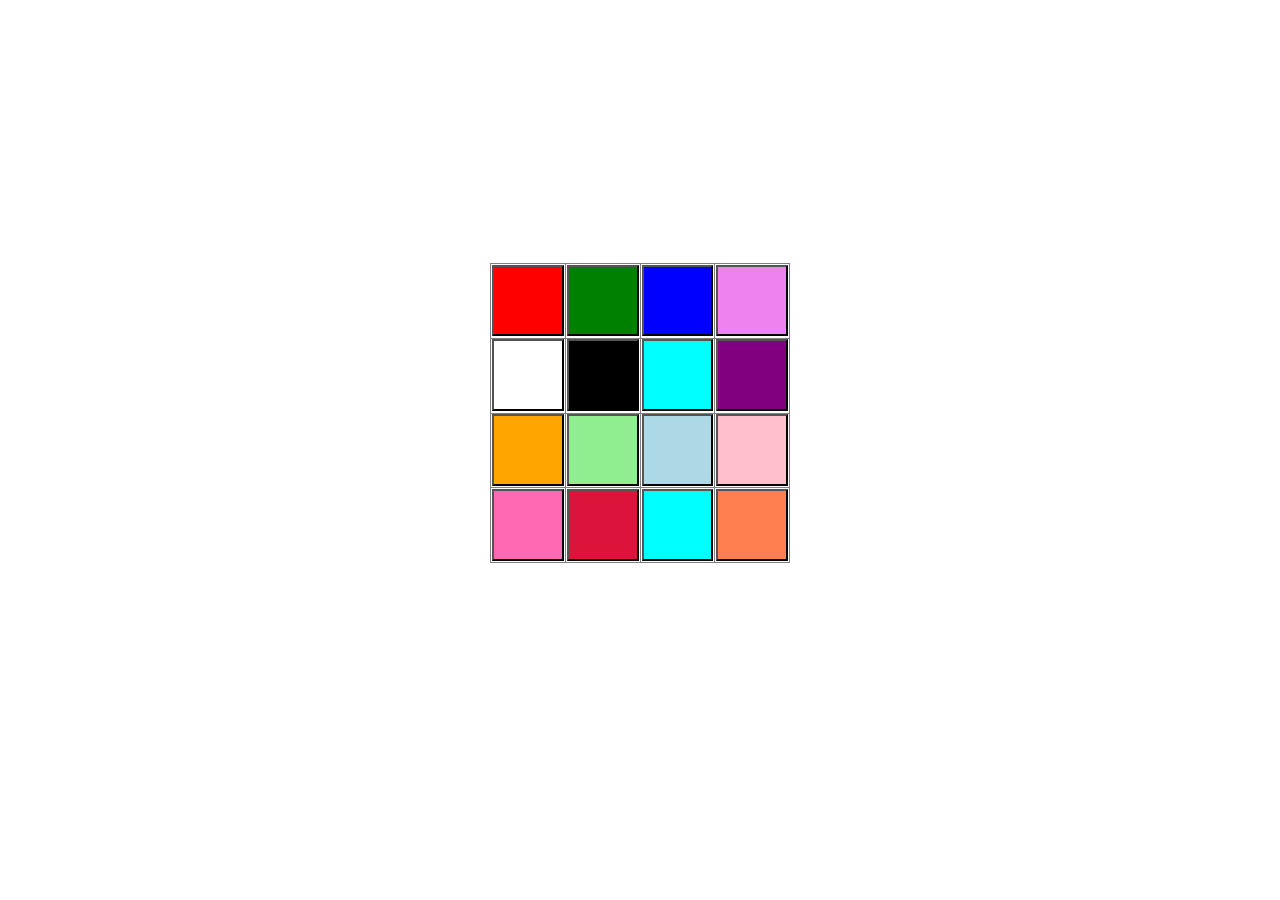
<file: JSTASK1/index.html>
<!DOCTYPE html>
<html lang="en">
<head>
    <meta charset="UTF-8">
    <meta name="viewport" content="width=device-width, initial-scale=1.0">
    <title>Document</title>
    <style>
        body{
            display: flex;
            justify-content: center;
            align-items: center;
            height: 90vh;
        }
        button{
            cursor: pointer;
        }
        table{
            height: 300px;
            width: 300px;
            border-collapse: collapse;
        }
        button{
            width: 100%;
            height: 100%;
        }

        /* first row */
        #btn{
            background-color: red;
        }
        #btn1{
            background-color: green;
        }
        #btn2{
            background-color: blue;
        }
        #btn3{
            background-color: violet;
        }

        /* second row */
        #btn4{
            background-color: white;
        }
        #btn5{
            background-color: black;
        }
        #btn6{
            background-color: cyan;
        }
        #btn7{
            background-color: purple;
        }

        /* third row */
        #btn8{
            background-color: orange;
        }
        #btn9{
            background-color: lightgreen;
        }
        #btn11{
            background-color: lightblue;
        }
        #btn12{
            background-color: pink;
        }

        /* fourth row */
        #btn13{
            background-color: hotpink;
        }
        #btn14{
            background-color:  crimson;
        }
        #btn15{
            background-color: aqua;
        }
        #btn16{
            background-color: coral;
        }
    </style>
    <script src="script.js"></script>
</head>
<body>
    <table border="1">
        <tr>
            <td><button id="btn" value="red" onclick="red(value)"></button></td>
            <td><button id="btn1" value="green" onclick="red(value)"></button></td>
            <td><button id="btn2" value="blue" onclick="red(value)"></button></td>
            <td><button id="btn3" value="violet" onclick="red(value)"></button></td>
        </tr>
        <tr>
            <td><button id="btn4" value="white" onclick="red(value)"></button></td>
            <td><button id="btn5" value="black" onclick="red(value)"></button></td>
            <td><button id="btn6" value="cyan" onclick="red(value)"></button></td>
            <td><button id="btn7" value="purple" onclick="red(value)"></button></td>
        </tr>
        <tr>
            <td><button id="btn8" value="orange" onclick="red(value)"></button></td>
            <td><button id="btn9" value="lightgreen" onclick="red(value)"></button></td>
            <td><button id="btn11" value="lightblue" onclick="red(value)"></button></td>
            <td><button id="btn12" value="pink" onclick="red(value)"></button></td>
        </tr>
        <tr>
            <td><button id="btn13" value="hotpink" onclick="red(value)"></button></td>
            <td><button id="btn14" value="crimson" onclick="red(value)"></button></td>
            <td><button id="btn15" value="aqua" onclick="red(value)"></button></td>
            <td><button id="btn16" value="coral" onclick="red(value)"></button></td>
        </tr>
    </table>
</body>
</html>
</file>
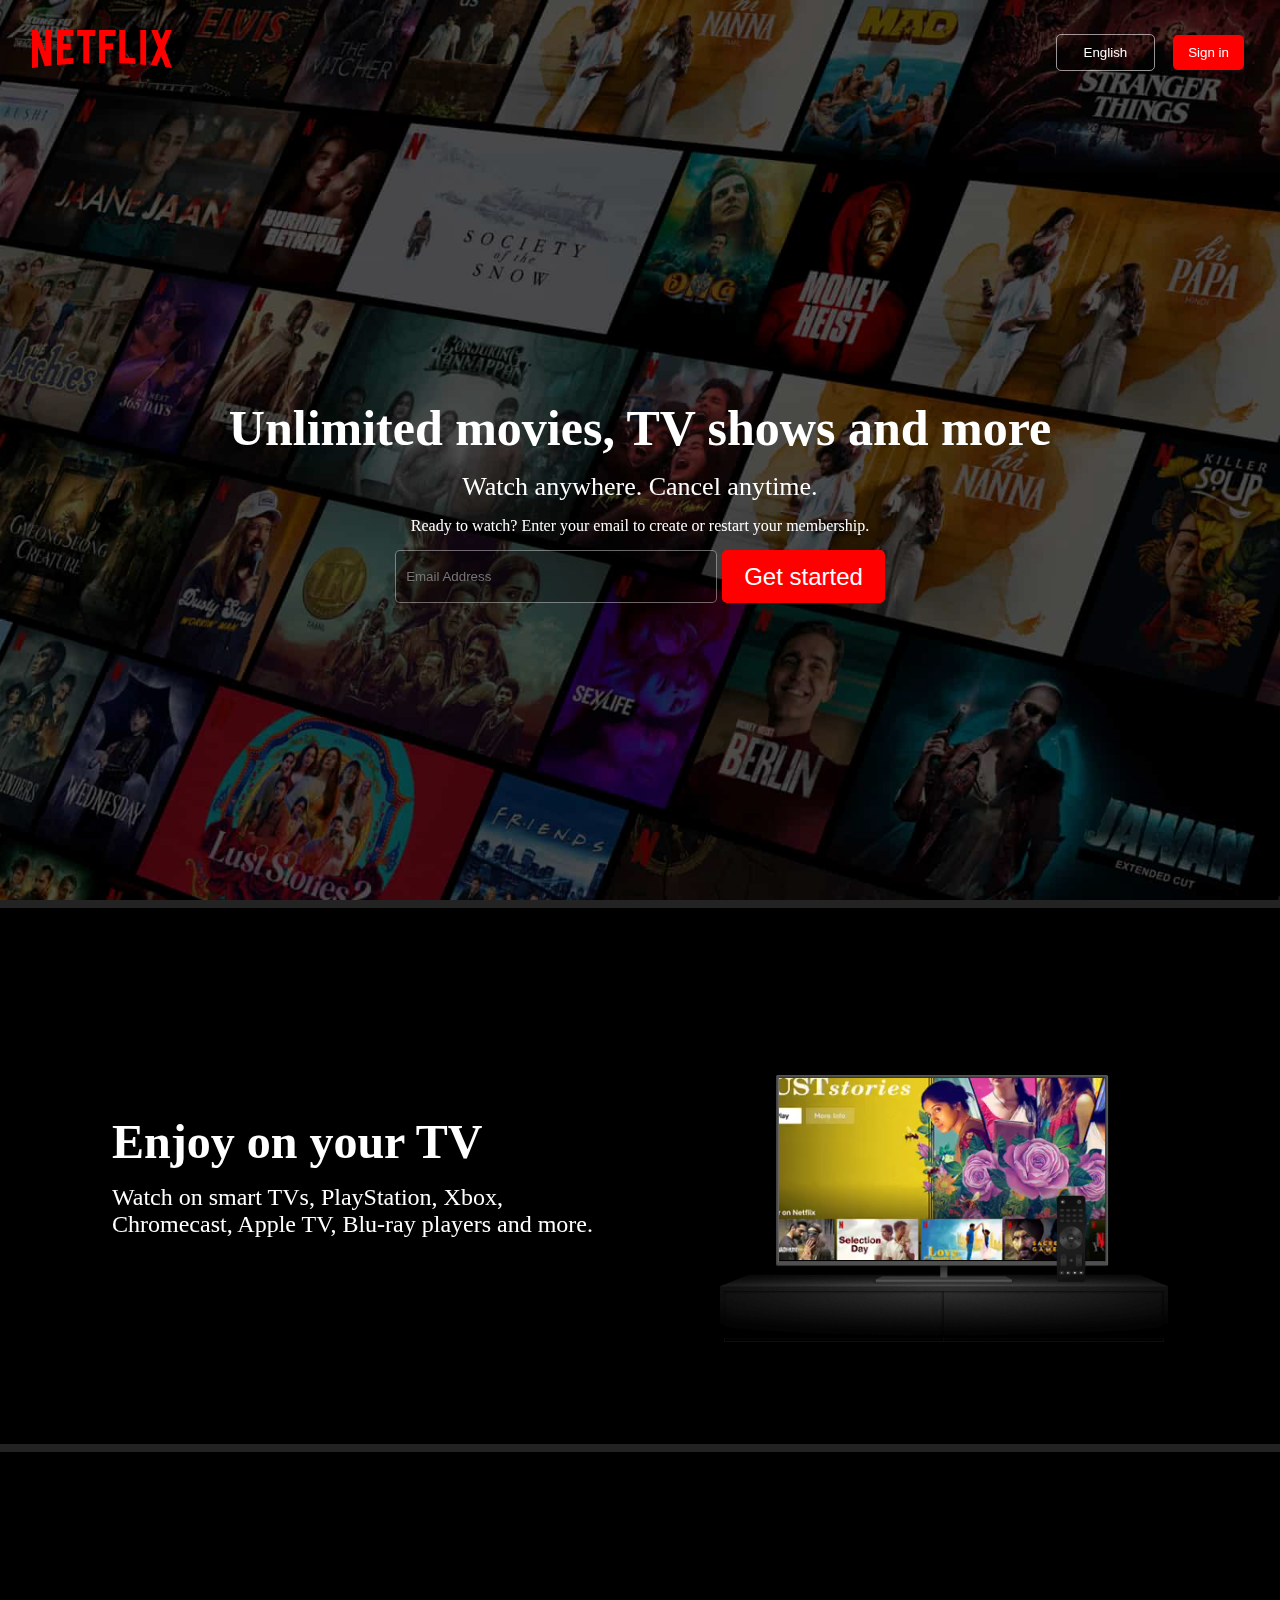
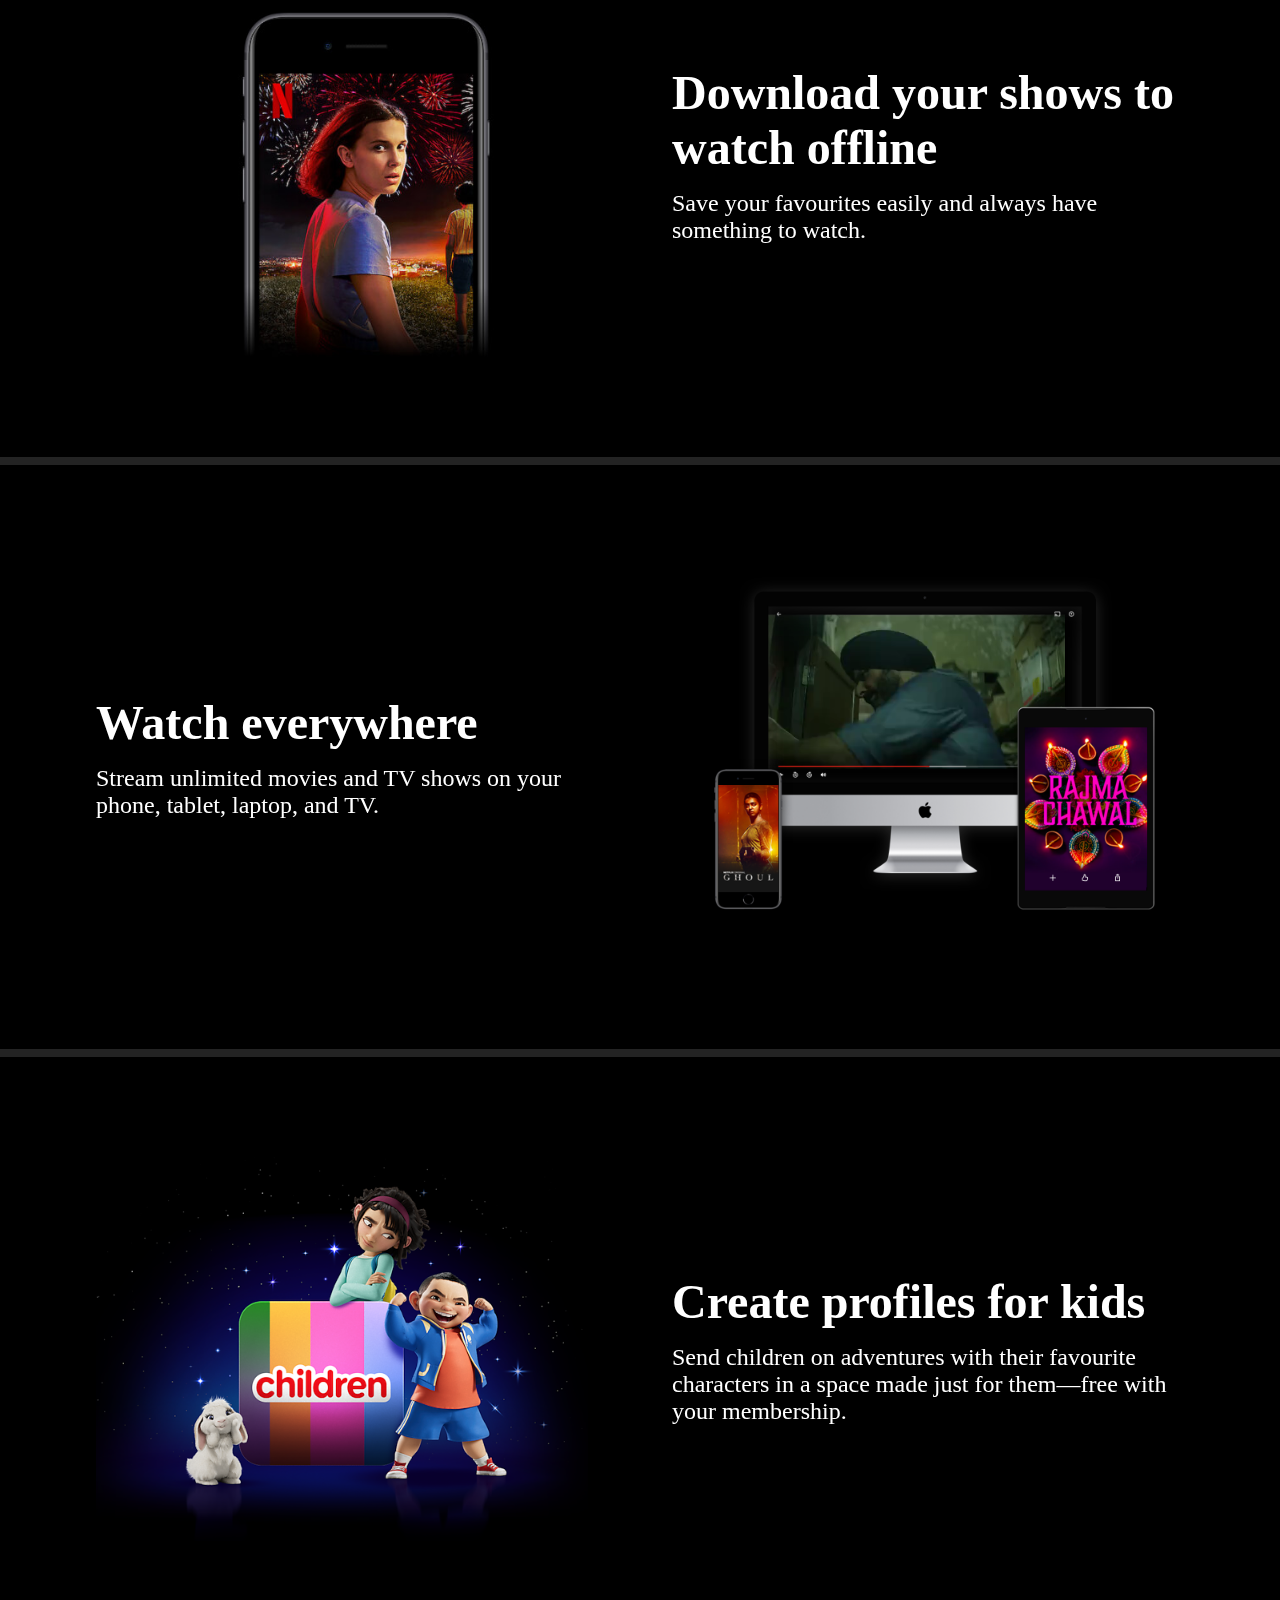
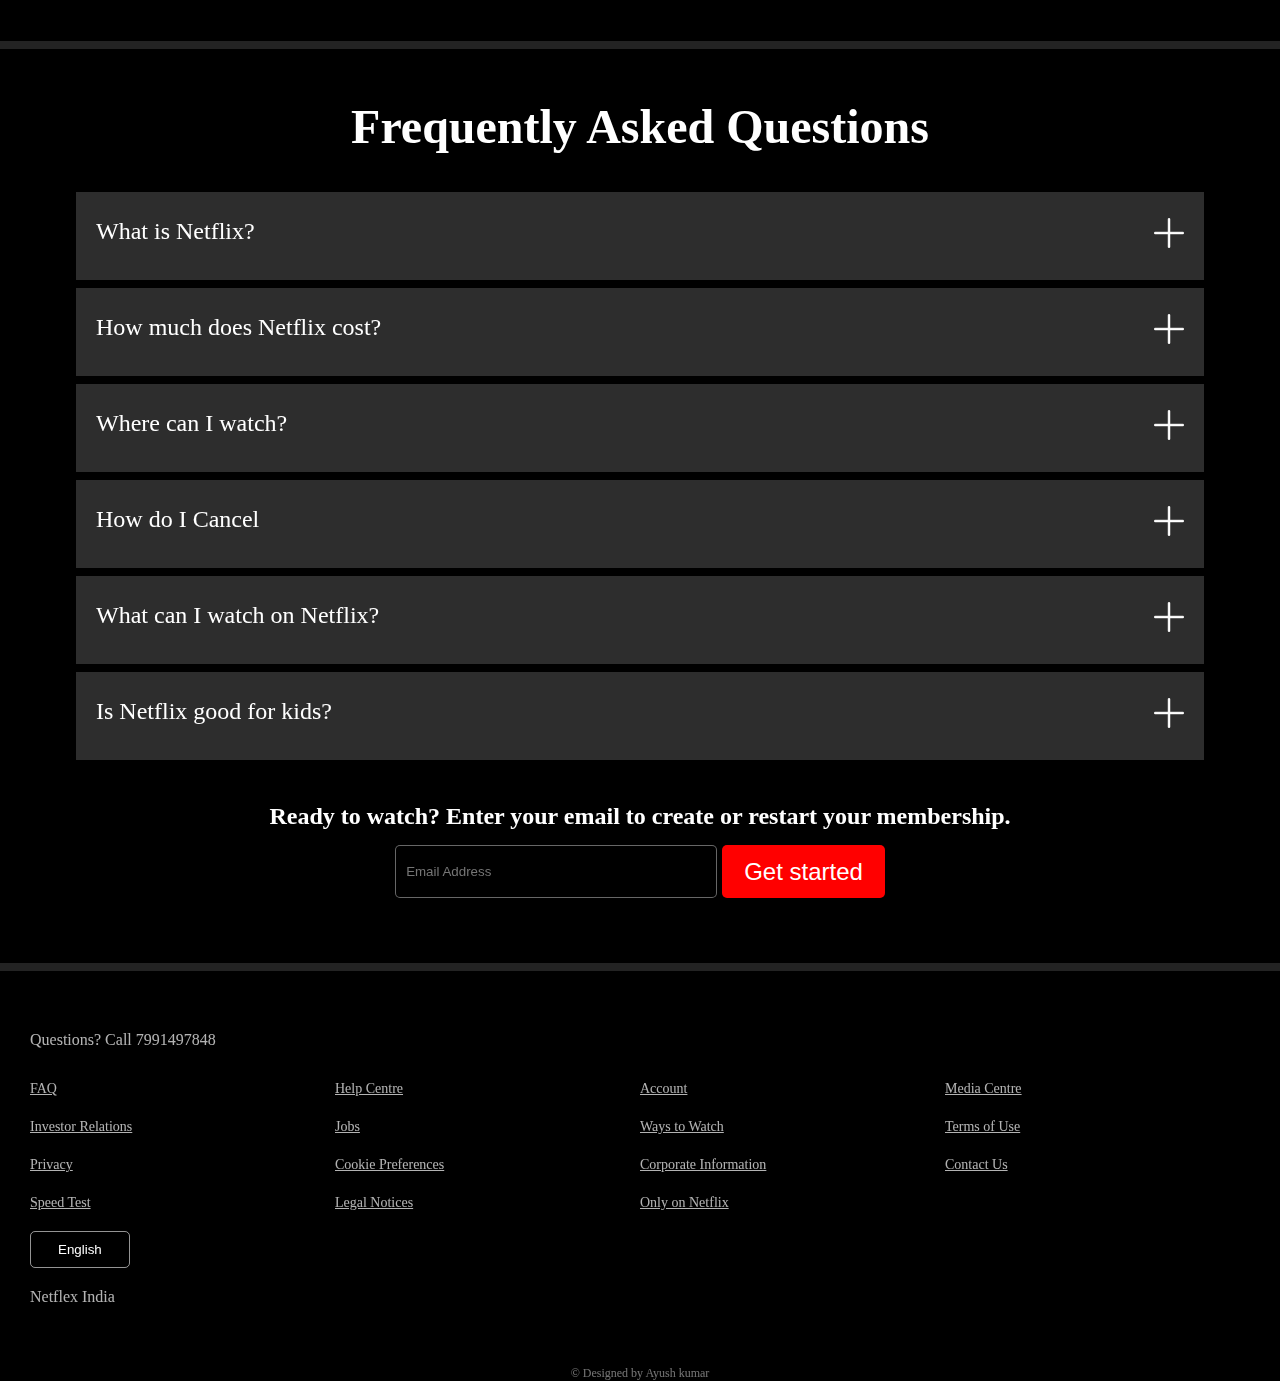
<file: Netflix/index.html>
<!DOCTYPE html>
<html lang="en">

<head>
    <meta charset="UTF-8">
    <meta name="viewport" content="width=device-width, initial-scale=1.0">
    <title>Netflix Clone</title>
    <link rel="stylesheet" href="jp.css">
</head>



<!-- body started here... -->

<body>

    <!-- CONTAINER STARTED HERE.. -->

    <div class="container">
        <div class="bg">
            <img src="Assets/img/transparent_1x1.png" alt="">
        </div>

        <!-- NAVIGATION BAR  -->
        <nav>
            <div class="left">
                <img src="Assets/logo3.svg" alt="">
            </div>
            <div class="navRight">
                <button class="lang">English</button>
                <button id="sign">Sign in</button>
            </div>
        </nav>

        <!-- NAVIGATION BAR ENDS HERE.. -->
        <!-- CONTAINER'S CONTENT BAR STARTED HERE.. -->

        <div id="content">
            <span class="badaFont">Unlimited movies, TV shows and more</span>
            <span> Watch anywhere. Cancel anytime.</span>
            <span>
                Ready to watch? Enter your email to create or restart your membership.
            </span>

            <div class="input">
                <input type="email" placeholder="Email Address">
                <button class="btn">Get started</button>
            </div>
        </div>
    </div>

    <!-- seperator hai ye baklolo first-->
    <div class="seperation"></div>



    <!-- SECTION FOR INTRODUCTION.. -->


    <section class="first">
        <div class="secContent2">
            <span>Enjoy on your TV</span>
            <span>
                Watch on smart TVs, PlayStation, Xbox, Chromecast, Apple TV, Blu-ray players and more.
            </span>
        </div>

        <div class="secImg">
            <img src="Assets/img/tv.png" alt="" id="secFirstImg">
            <video src="Assets/video/vid.m4v" muted autoplay loop id="secFirstVid"></video>
        </div>
    </section>

    <!-- seperator hai ye baklolo-->
    <div class="seperation"></div>

    <!-- SECTION SECOND -->
    <section class="first second">
        <div class="secImg">
            <img src="Assets/img/mobile.jpg" alt="" id="secSecondImg">
        </div>


        <div class="secContent2">
            <span>Download your shows to watch offline</span>
            <span>
                Save your favourites easily and always have something to watch.
            </span>
        </div>
    </section>


    <!-- seperator hai ye baklolo section third-->
    <div class="seperation"></div>

    <!-- section third -->
    <section class="first third">
        <div class="secContent2">
            <span>Watch everywhere</span>
            <span>
                Stream unlimited movies and TV shows on your phone, tablet, laptop, and TV.
            </span>
        </div>
        <div class="secImg">
            <img src="Assets/img/rajma.png" alt="" id="secThirdImg">
            <video src="Assets/video/vid2.m4v" muted autoplay loop id="secThirdVid"></video>
        </div>
    </section>


    <!-- seperator hai ye baklolo section fourth-->
    <div class="seperation"></div>

    <!-- section fourth -->
    <section class="first ">
        <div class="secImg">
            <img src="Assets/img/children.png" alt="" id="secFourthImg">
        </div>
        <div class="secContent2">
            <span>Create profiles for kids</span>
            <span>
                Send children on adventures with their favourite characters in a space made just for them—free with your
                membership.
            </span>
        </div>
    </section>

    <!-- seperator hai ye baklolo section fourth-->
    <div class="seperation"></div>



    <!-- FAQ STARTED HERE... -->



    <section class="faq">
        <h1>Frequently Asked Questions</h1>

        <div class="mainQuestions">
            <span>What is Netflix?</span>
            <span class="icon"><img src="Assets/img/plus.png" alt=""></span>
        </div>

        <div class="mainQuestions">
            <span>How much does Netflix cost?</span>
            <span class="icon"><img src="Assets/img/plus.png" alt=""></span>
        </div>

        <div class="mainQuestions">
            <span>Where can I watch?</span>
            <span class="icon"><img src="Assets/img/plus.png" alt=""></span>
        </div>

        <div class="mainQuestions">
            <span>How do I Cancel</span>
            <span class="icon"><img src="Assets/img/plus.png" alt=""></span>
        </div>

        <div class="mainQuestions">
            <span>What can I watch on Netflix?</span>
            <span class="icon"><img src="Assets/img/plus.png" alt=""></span>
        </div>

        <div class="mainQuestions">
            <span>Is Netflix good for kids?</span>
            <span class="icon"><img src="Assets/img/plus.png" alt=""></span>
        </div>

        <div class="input" id="input2">
            <h2 style="text-align: center;">
                Ready to watch? Enter your email to create or restart your membership.
            </h2>
            <div class="input">

                <input type="text" placeholder="Email Address">
                <button class="btn">Get started</button>
            </div>
        </div>
    </section>

    <!-- SEPERATOR -->
    <div class="seperation"></div>




    <!-- FOOTER STARTED HERE... -->

    <footer>
        Questions? Call 7991497848
        <div class="footer">
            <div class="gridCol">
                <div class="about1">
                    <a href="#">FAQ</a>
                </div>
                <div class="about1">
                    <a href="#">Investor Relations</a>
                </div>
                <div class="about1">
                    <a href="#">Privacy</a>
                </div>
                <div class="about1">
                    <a href="#">Speed Test</a>
                </div>
                <div class="about1">
                    <button class="lang">English</button>
                </div>
                <div class="about1">
                   <span>Netflex India</span>
                </div>
            </div>
            <div class="gridCol">
                <div class="about1">
                    <a href="#">Help Centre</a>
                </div>
                <div class="about1">
                    <a href="#">Jobs</a>
                </div>
                <div class="about1">
                    <a href="#">
                        Cookie Preferences</a>
                </div>
                <div class="about1">
                    <a href="#">Legal Notices</a>
                </div>
            </div>
            <div class="gridCol">
                <div class="about1">
                    <a href="#">Account</a>
                </div>
                <div class="about1">
                    <a href="#">Ways to Watch</a>
                </div>
                <div class="about1">
                    <a href="#">Corporate Information</a>
                </div>
                <div class="about1">
                    <a href="#">Only on Netflix</a>
                </div>
            </div>

            <div class="gridCol">
                <div class="about1">
                    <a href="#">Media Centre</a>
                </div>
                <div class="about1">
                    <a href="#">Terms of Use</a>
                </div>
                <div class="about1">
                    <a href="#">Contact Us</a>
                </div>
            </div>

        </div>
    </footer>

    <!-- Name of designer -->
    <aside>
        &copy; Designed by Ayush kumar
    </aside>
</body>

</html>
</file>
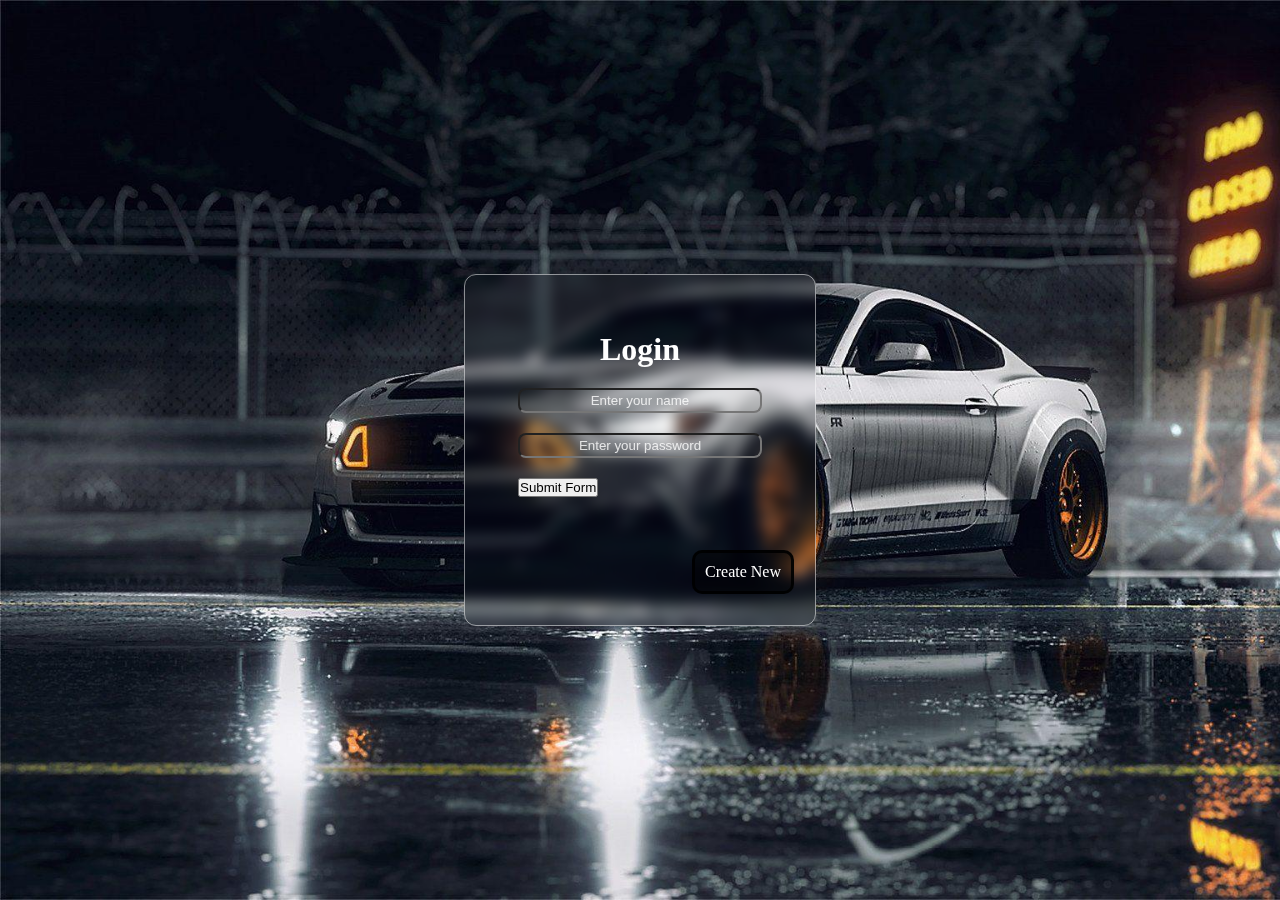
<file: project/index.html>
<!DOCTYPE html>
<html lang="en">
<head>
    <meta charset="UTF-8">
    <meta name="viewport" content="width=device-width, initial-scale=1.0">
    <title>Login</title>
    <style>
        *{
            padding: 0px;
            margin: 0px;
        }
        .container{
            background-image: url("car.jpg");
            background-size: cover;
            position: fixed;
            width: 100%;
            height: 100vh;
            display: flex;
            justify-content: center;
            align-items: center;
        }

        .realForm{
            height: 350px;
            width: 350px;
            border: 1px solid rgba(255, 255, 255, 0.5);
            border-radius: 12px;
            display: flex;
            align-items: center;
            justify-content: center;
            flex-wrap: wrap;
            position: fixed;
            backdrop-filter: blur(7px);
        }

        h1{
            text-align: center;
            color: white;
        }

        .inputs{
            /* border: 1px solid cyan; */
            margin: 20px 0px;
        }

        .input{
            width: 240px;
            height: 21px;
            background-color: transparent;
            outline: none;
            color: rgba(255, 255, 255, 0.9);
            border-radius: 8px;
            /* border: 1px ridge ; */
        }

        .input::placeholder{
            color: rgba(255, 255, 255, 0.8);
            text-align: center;
        }

        #btn{
            width: 244px;
            height: 26px;
            cursor: pointer;
            background-color: rgba(0, 0, 0, 0.8);
            color: white;
            border-radius: 8px;
            transition: 0.2s;
        }

        #btn:hover{
            color: rgb(222, 197, 197);
            background-color: rgba(0, 0, 0, 0.4);
        }

        #j{
            /* border: 1px solid gray; */
            height: 53px;
            display: flex;
            align-items: flex-end;
            justify-content: flex-end;
        }

        #btn2{
            border-radius: 10px;
            text-align: center;
            background-color: rgba(0, 0, 0, 0.45);
            backdrop-filter: blur(70px);
            border: 3px solid rgba(0, 0, 0, 0.9);
            color: white;
            padding: 10px;
            margin: -24px -32px;
            text-decoration: none;
            transition: 0.5s;
        }

        #btn2:hover{
            background-color: rgba(0, 0, 0, 0.30);                  
        }

    </style>
</head>
<body>
    <div class="container">
        <div class="realForm">

            <!-- form started -->
            <form action="https://api.web3forms.com/submit" method="POST">
                <h1>Login</h1>
                 <input type="hidden" name="access_key" value="0917da44-e038-41a6-a65b-063236fa7d15">
                <!-- UserName started -->
                <div class="inputs">
                    <input type="text" class="input" id="Username" name="name" placeholder="Enter your name"  required>
                </div>

                <!-- password started -->
                <div class="inputs">
                    <input type="password" class="input" name = "password" id="password" placeholder="Enter your password" required>
                </div>

                <!-- Login button started -->
                <div class="inputs">
                   <button type="submit">Submit Form</button> 
                </div>

                <!-- Create a new account started -->
                <div  id="j">
                    <a href="step1.html" id="btn2">Create New</a>
                </div>
            </form>
        </div>
    </div>
</body>
</html>
</file>
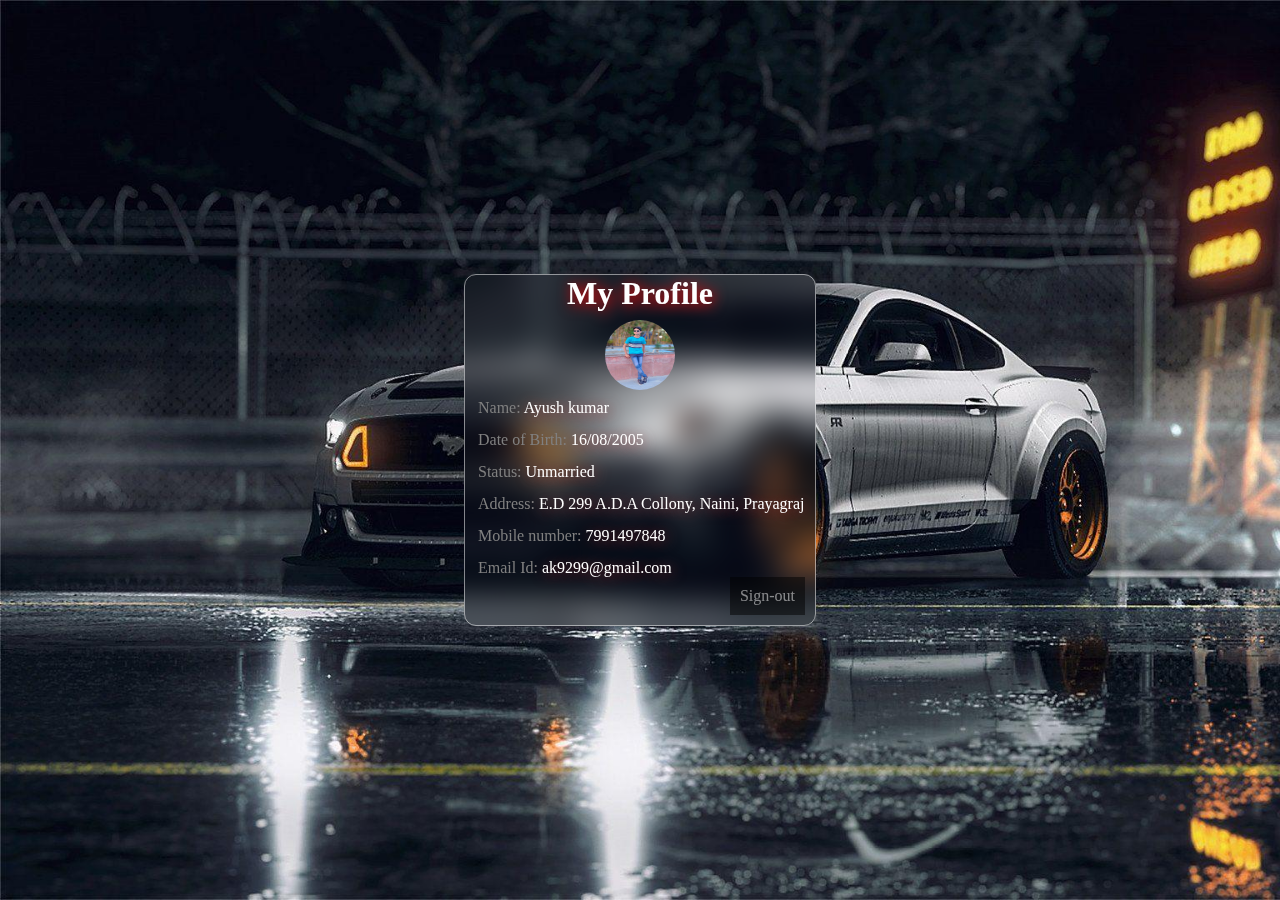
<file: project/profile.html>
<!DOCTYPE html>
<html lang="en">

<head>
    <meta charset="UTF-8">
    <meta name="viewport" content="width=device-width, initial-scale=1.0">
    <title>Your profile</title>
    <style>
        * {
            padding: 0px;
            margin: 0px;
            /* font-family: cursive; */
        }

        .container {
            background-image: url("car.jpg");
            background-size: cover;
            position: fixed;
            width: 100%;
            height: 100vh;
            display: flex;
            justify-content: center;
            align-items: center;
        }

        .realForm {
            height: 350px;
            width: 350px;
            border: 1px solid rgba(255, 255, 255, 0.5);
            border-radius: 12px;
            position: fixed;
            backdrop-filter: blur(15px);
        }

        .img {
            width: 70px;
            height: 70px;
            display: block;
            margin: 8px auto 2px;
            border-radius: 50%;
        }

        .desc {
            height: 100;
        }

        p {
            height: 100%;
            padding: 7px 8px;
            color: white;
            margin-left: 5px;
        }

        span {
            color: grey;
        }
        
        .data {
            color: white;
            text-shadow: 2px 2px 14px rgb(159, 57, 57);
            
        }

        h1 {
            text-align: center;
            color: white;
            text-shadow: 2px 2px 14px RED;
        }

        #btn {
            /* border: 1px solid rgba(255, 0, 0, 0.5); */
            padding: 10px;
            position: absolute;
            bottom: 10px;
            right: 10px;
            text-decoration: none;
            color: rgba(255, 255, 255, 0.5);
            background-color: rgba(0, 0, 0, 0.5);
            transform: 0.8s;
        }

        #btn:hover {
            background-color: rgba(0, 0, 0, 0.9);
        }
    </style>
</head>

<body>
    <div class="container">
        <div class="realForm">

            <!-- Form started -->
            <!-- DOB input -->
            <div .realForm>
                <h1 style="">My Profile</h1>
                <div class="profileImage">
                    <!-- <img src="Giyu_tomiyoka.jpg" class="img" alt="DP"> -->
                    <img src="ayush.jpg" class="img" alt="DP">
                </div>
                <div class="desc">
                    <p>
                        <span>Name: </span>
                        <span class="data">Ayush kumar</span>
                    </p>

                    <p>
                        <span>Date of Birth: </span>
                        <span class="data">16/08/2005</span>
                    </p>


                    <p>
                        <span>Status: </span>
                        <span class="data">Unmarried</span>
                    </p>


                    <p>
                        <span>Address: </span>
                        <span class="data">E.D 299 A.D.A Collony, Naini, Prayagraj</span>
                    </p>


                    <p>
                        <span>Mobile number: </span>
                        <span class="data">7991497848</span>
                    </p>


                    <p>
                        <span>Email Id: </span>
                        <span class="data">ak9299@gmail.com</span>
                    </p>
                    <a href="index.html" id="btn">Sign-out</a>
                </div>
            </div>
        </div>
    </div>
</body>

</html>
</file>
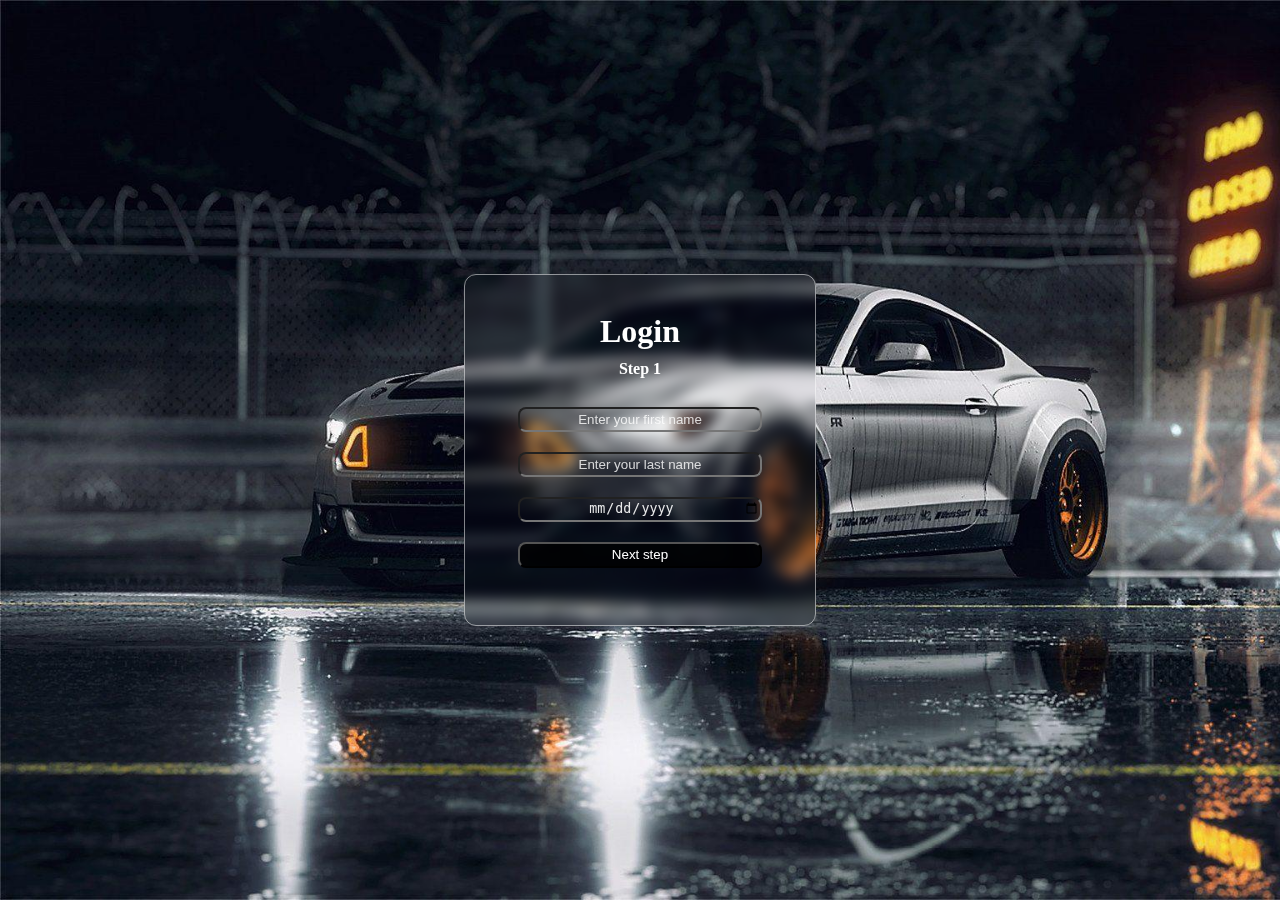
<file: project/step1.html>
<!DOCTYPE html>
<html lang="en">
<head>
    <meta charset="UTF-8">
    <meta name="viewport" content="width=device-width, initial-scale=1.0">
    <title>Sign-up Step1</title>
    <style>
        *{
            padding: 0px;
            margin: 0px;
        }
        .container{
            background-image: url("car.jpg");
            background-size: cover;
            position: fixed;
            width: 100%;
            height: 100vh;
            display: flex;
            justify-content: center;
            align-items: center;
        }

        .realForm{
            min-height: 350px;
            width: 350px;
            border: 1px solid rgba(255, 255, 255, 0.5);
            border-radius: 12px;
            display: flex;
            align-items: center;
            justify-content: center;
            flex-wrap: wrap;
            position: fixed;
            backdrop-filter: blur(7px);
            /* margin-left: 100px; */
        }
        /* div inputs starts */
        .heading{
            text-align: center;
            color: white;
            line-height: 37px;
        }
        .inputs{
            /* border: 1px solid cyan; */
            margin: 20px 0px;
        }
        .input{
            width: 240px;
            height: 21px;
            background-color: transparent;
            outline: none;
            color: rgba(255, 255, 255, 0.9);
            border-radius: 8px;
            text-align: center;
            /* border: 1px ridge ; */
        }
        .input::placeholder{
            color: rgba(255, 255, 255, 0.8);
            text-align: center;
        }
        #btn{
            width: 244px;
            height: 26px;
            cursor: pointer;
            background-color: rgba(0, 0, 0, 0.8);
            color: white;
            border-radius: 8px;
            transition: 0.2s;
        }
        #btn:hover{
            color: rgb(222, 197, 197);
            background-color: rgba(0, 0, 0, 0.4);
        }
    </style>
</head>
<body>
    <div class="container">
        <div class="realForm">

            <!-- Form started -->

            <form action="#">
                <h1 align="center" class="heading">Login</h1>
                <h4 align="center" class="heading">Step 1</h4>
                <!-- First name input -->
                <div class="inputs">
                    <input type="text" class="input" id="MobileNum" placeholder="Enter your first name">
                </div>

                <!-- Second name input -->
                <div class="inputs">
                    <input type="text" class="input" id="MobileNum" placeholder="Enter your last name">
                </div>

                <!-- DOB input -->
                <div class="inputs">
                    <input type="date" class="input" id="DOB" placeholder="Enter your Date of Birth">
                </div>

                <!-- DOB input -->
                <div class="inputs">
                   <a href="step2.html">
                        <input type="button" id="btn" value="Next step">
                   </a> 
                </div>
            </form>
        </div>
    </div>
</body>
</html>
</file>
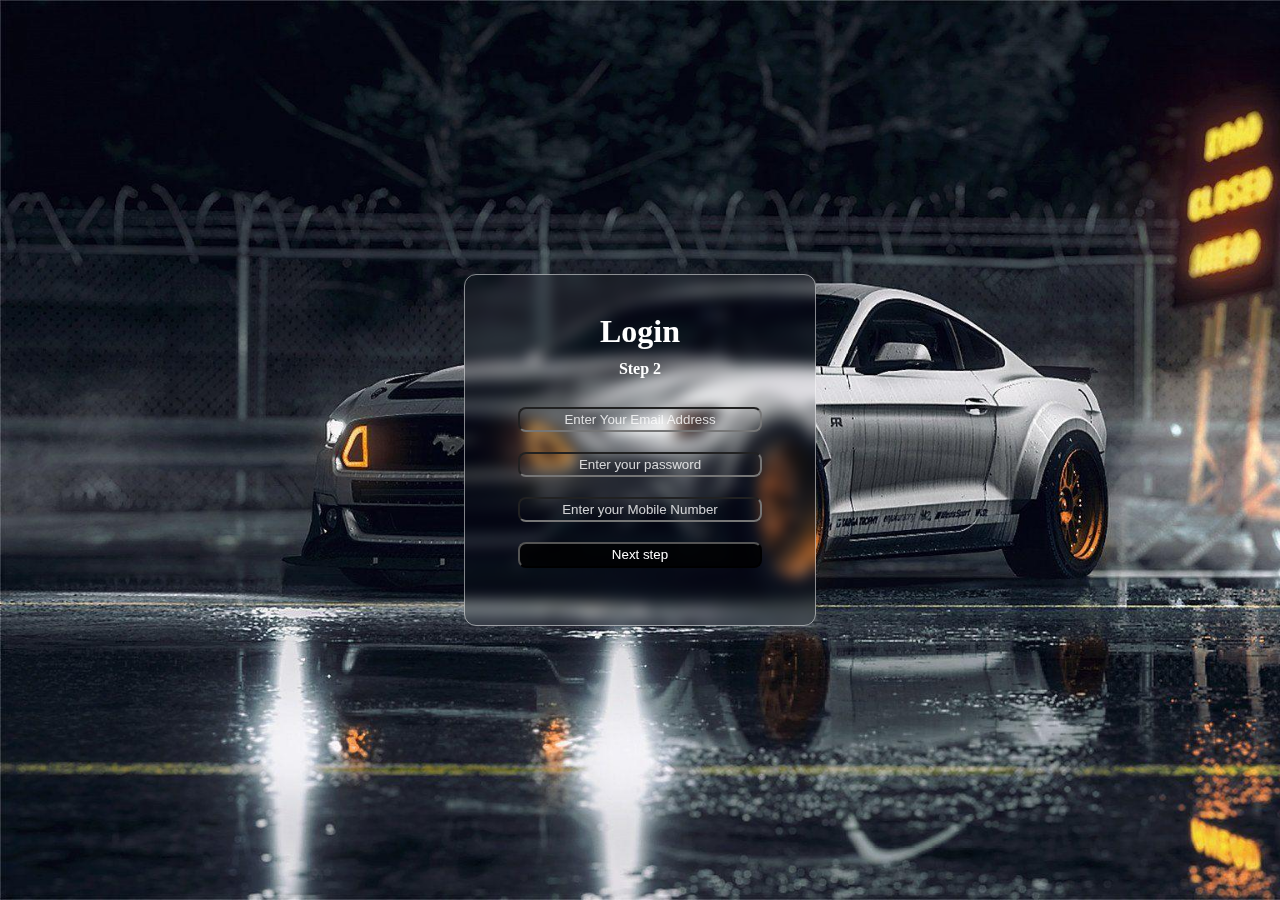
<file: project/step2.html>
<!DOCTYPE html>
<html lang="en">
<head>
    <meta charset="UTF-8">
    <meta name="viewport" content="width=device-width, initial-scale=1.0">
    <title>Sign-up Step2</title>
    <style>
        *{
            padding: 0px;
            margin: 0px;
        }
        .container{
            background-image: url("car.jpg");
            background-size: cover;
            position: fixed;
            width: 100%;
            height: 100vh;
            display: flex;
            justify-content: center;
            align-items: center;
        }

        .realForm{
            min-height: 350px;
            width: 350px;
            border: 1px solid rgba(255, 255, 255, 0.5);
            border-radius: 12px;
            display: flex;
            align-items: center;
            justify-content: center;
            flex-wrap: wrap;
            position: fixed;
            backdrop-filter: blur(7px);
            /* margin-left: 100px; */
        }
        /* div inputs starts */
        .heading{
            text-align: center;
            color: white;
            line-height: 37px;
        }
        .inputs{
            /* border: 1px solid cyan; */
            margin: 20px 0px;
        }
        .input{
            width: 240px;
            height: 21px;
            background-color: transparent;
            outline: none;
            color: rgba(255, 255, 255, 0.9);
            border-radius: 8px;
            text-align: center;
            /* border: 1px ridge ; */
        }
        .input::placeholder{
            color: rgba(255, 255, 255, 0.8);
            text-align: center;
        }
        #btn{
            width: 244px;
            height: 26px;
            cursor: pointer;
            background-color: rgba(0, 0, 0, 0.8);
            color: white;
            border-radius: 8px;
            transition: 0.2s;
        }
        #btn:hover{
            color: rgb(222, 197, 197);
            background-color: rgba(0, 0, 0, 0.4);
        }
    </style>
</head>
<body>
    <div class="container">
        <div class="realForm">

            <!-- Form started -->

            <form action="#">
                <h1 align="center" class="heading">Login</h1>
                <h4 align="center" class="heading">Step 2</h4>

                <!-- Email address input -->
                <div class="inputs">
                    <input type="email" class="input" id="MobileNum" placeholder="Enter Your Email Address">
                </div>

                <!-- password input -->
                <div class="inputs">
                    <input type="password" class="input" id="MobileNum" placeholder="Enter your password">
                </div>

                <!-- Mobile number input -->
                <div class="inputs">
                    <input type="text" class="input" id="DOB" placeholder="Enter your Mobile Number">
                </div>

                <!-- DOB input -->
                <div class="inputs">
                   <a href="step3.html">
                        <input type="button" id="btn" value="Next step" onclick="g()">
                   </a> 
                </div>
            </form>
        </div>
    </div>
</body>
</html>
</file>
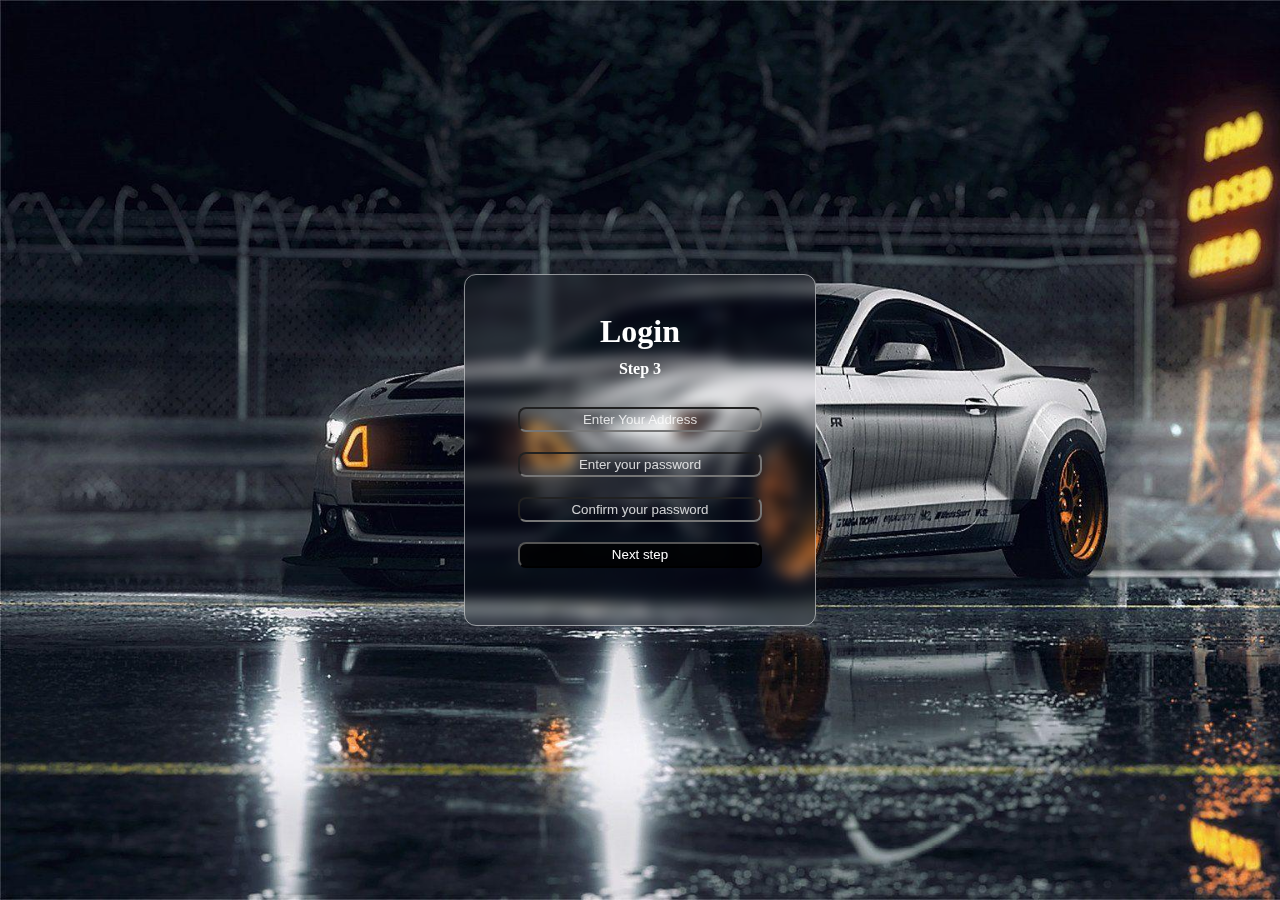
<file: project/step3.html>
<!DOCTYPE html>
<html lang="en">
<head>
    <meta charset="UTF-8">
    <meta name="viewport" content="width=device-width, initial-scale=1.0">
    <title>Sign-up Step3</title>
    <style>
        *{
            padding: 0px;
            margin: 0px;
        }
        .container{
            background-image: url("car.jpg");
            background-size: cover;
            position: fixed;
            width: 100%;
            height: 100vh;
            display: flex;
            justify-content: center;
            align-items: center;
        }

        .realForm{
            min-height: 350px;
            width: 350px;
            border: 1px solid rgba(255, 255, 255, 0.5);
            border-radius: 12px;
            display: flex;
            align-items: center;
            justify-content: center;
            flex-wrap: wrap;
            position: fixed;
            backdrop-filter: blur(7px);
            /* margin-left: 100px; */
        }
        /* div inputs starts */
        .heading{
            text-align: center;
            color: white;
            line-height: 37px;
        }
        .inputs{
            /* border: 1px solid cyan; */
            margin: 20px 0px;
        }
        .input{
            width: 240px;
            height: 21px;
            background-color: transparent;
            outline: none;
            color: rgba(255, 255, 255, 0.9);
            border-radius: 8px;
            text-align: center;
            /* border: 1px ridge ; */
        }
        .input::placeholder{
            color: rgba(255, 255, 255, 0.8);
            text-align: center;
        }
        #btn{
            width: 244px;
            height: 26px;
            cursor: pointer;
            background-color: rgba(0, 0, 0, 0.8);
            color: white;
            border-radius: 8px;
            transition: 0.2s;
        }
        #btn:hover{
            color: rgb(222, 197, 197);
            background-color: rgba(0, 0, 0, 0.4);
        }
    </style>
</head>
<body>
    <div class="container">
        <div class="realForm">

            <!-- Form started -->

            <form action="#">
                <h1 align="center" class="heading">Login</h1>
                <h4 align="center" class="heading">Step 3</h4>

                <!-- Address input -->
                <div class="inputs">
                    <input type="address" class="input" id="MobileNum" placeholder="Enter Your Address">
                </div>

                <!-- password input -->
                <div class="inputs">
                    <input type="password" class="input" id="MobileNum" placeholder="Enter your password">
                </div>

                <!-- Confirm password input -->
                <div class="inputs">
                    <input type="password" class="input" id="DOB" placeholder="Confirm your password">
                </div>

                <!-- DOB input -->
                <div class="inputs">
                   <a href="profile.html">
                        <input type="button" id="btn" value="Next step" onclick="g()">
                   </a> 
                </div>
            </form>
        </div>
    </div>
    <script>
        function g(){
            alert("Your account created successfully.");
        }
    </script>
</body>
</html>
</file>
<file: Netflix/jp.css>
:root {
    --btnColor: rgb(193, 17, 25);
}


* {
    padding: 0;
    margin: 0;
}

body {
    background-color: black;
    color: white;
}

.container {
    /* border: 1px solid red; */
    height: max(100vh, 800px);
    background-image: url(Assets/img/bg.jpg);
    background-repeat: no-repeat;
    background-position: center;
    background-size: cover;
    position: relative;
    z-index: 1;
}

.bg img {
    background-color: black;
    opacity: 0.6;
    width: 100%;
    height: 100%;
    position: absolute;
    z-index: -1;
}

/* navigation  */

nav{
    /* border: 2px solid blue; */
    padding: 30px 2rem;
    display: flex;
    justify-content: space-between;
    flex-wrap: wrap;

}
nav img {
    width: 140px;
    z-index: 20;
    cursor: pointer;
}

nav .navRight {
    display: flex;
    justify-content: center;
    align-items: center;
    gap: 18px;
    padding: 4px;
    z-index: 40;
}

.lang {
    background-color: transparent;
    padding: 10px 27px;
    z-index: 20;
    color: white;
    border-radius: 5px;
    border: 1px solid rgba(255, 255, 255, 0.582);
    cursor: pointer;
}

.navRight #sign {
    background-color: red;
    padding: 10px 15px;
    z-index: 20;
    color: white;
    border-radius: 5px;
    border: none;
    transition: 0.5s;
    border: none;
    cursor: pointer;
}

.navRight #sign:hover {
    background: var(--btnColor);
}

/* navigation ends */


#content {
    /* border: 2px solid red; */
    flex-wrap: wrap;
    height: calc(100% - 108px);
    display: flex;
    flex-direction: column;
    justify-content: center;
    align-items: center;
    color: white;
    z-index: 5;
    gap: 15px;
    text-align: center;
}

#content span:first-child {
    font-size: 50px;
    font-weight: 900;
}

#content span:nth-child(2) {
    font-size: 30px;
    font-weight: 400;
}

#content span:nth-child(2) {
    font-size: 26px;
    font-weight: 300;
}

.input {
    display: flex;
    justify-content: center;
    gap: 5px;
    flex-wrap: wrap;
    z-index: 40;
}

.input input {
    width: 310px;
    height: 51px;
    background-color: rgba(0, 0, 0, 0.249);
    color: rgba(255, 255, 255, 0.802);
    z-index: 2;
    padding-left: 10px;
    border: 1px solid rgba(255, 255, 255, 0.405);
    border-radius: 5px;
}

.input .btn {
    background-color: red;
    z-index: 40;
    color: white;
    padding: 9px 22px;
    border-radius: 5px;
    cursor: pointer;
    transition: 0.5s;
    font-size: 24px;
    line-height: 24px;
    font-weight: 500;
    border: none;
}

.input .btn:hover {
    background: var(--btnColor);
}

.seperation {
    background-color: #232323;
    height: 8px;
}

/* section of introduction */

.first {
    /* border: 1px solid green; */
    display: flex;
    justify-content: space-around;
    align-items: center;
    max-width: 90vw;
    margin: auto;
    flex-wrap: wrap;
    padding: 100px 0px;
}

.first>div {
    /* border: 1px solid greenyellow; */
    height: 100%;
    max-width: 40vw;
    display: flex;
    flex-direction: column;
    gap: 15px;
}

.first>div :nth-child(1) {
    font-size: 48px;
    font-weight: 900;
}

.first>div :nth-child(2) {
    font-size: 24px;
    font-weight: 400;
}


.first .secImg {
    position: relative;
}

.first .secImg img {
    /* border: 1px solid green; */
    width: 35vw;
    height: auto;
    position: relative;
    /* z-index: -1; */
}

.secImg video {
    width: 35vw;
    position: absolute;
    left: 0;
    z-index: -2;
}

#secSecondImg {
    width: 60vh;
    z-index: -1;
}

#secThirdImg {
    width: 40vw;
    position: relative;
}

#secThirdVid {
    width: 24vw;
    position: absolute;
    left: 86px;
    top: 40px;
}

#secFourthImg {
    width: 40vw;
}



/* FAQ */


.faq {
    display: flex;
    flex-direction: column;
    gap: 8px;
    padding-bottom: 30px;
    /* height: 100vh; */

}

h1 {
    padding-top: 50px;
    padding-bottom: 30px;
    text-align: center;
    font-size: 48px;
    font-weight: 900;
}

.mainQuestions {
    width: 85vw;
    margin: auto;
    padding: 26px 20px;
    display: flex;
    justify-content: space-between;
    font-size: 24px;
    font-weight: 400;
    background-color: #2d2d2d;
    transition: 0.4s;
    cursor: pointer;
}

.mainQuestions:hover {
    background-color: #414141;
}

.icon img {
    width: 30px;
    filter: invert();
    cursor: pointer;
}

#input2 {
    padding: 35px 0px;
    display: flex;
    flex-direction: column;
    justify-content: center;
    align-items: center;
    row-gap: 15px;
}

footer {
    padding: 60px 30px;
    display: flex;
    flex-direction: column;
    gap: 30px;
    color: rgba(255, 255, 255, 0.7);
}

.footer {
    display: grid;
    grid-template-columns: 1fr 1fr 1fr 1fr;
}

.gridCol {
    display: flex;
    flex-direction: column;
    gap: 20px;
}

.gridCol a {
    color: rgba(255, 255, 255, 0.7);
    font-size: 14px;
    font-weight: 400;
}

.inputbox {
    display: flex;
    gap: 20px;
    flex-wrap: wrap;
}


/* MEDIA QUERIES */

@media screen and (max-width: 500px) {

    /* font style management */
    .badaFont, h1{
        font-size: 32px;
    }
    .first > div :first-child{
        font-size: 32px;
        text-align: center;
        font-weight: 600;
    }
    .first > div :nth-child(2){
        font-size: 20px;
        text-align: center;
        font-weight: 100;
    }
    .container .input input {
        width: 250px;
    }
    .input .btn{
        font-size: 18px;
    }



    /* INTRODUCTION SECTION */
    .first{
        display: flex;
        flex-direction: column;
        justify-content: center;
        align-items: center;    
        gap: 20px;
    }
    .first div{
        max-width: 80%; 
    }
    .first .secContent2{
        padding: 12px;
        width: 60vw;
    }
        
    /* IMAGES OF INTRODUCTION SECTION */
    #secFirstImg{
        width: 55vw;
        z-index: 1;
    }
    #secFirstVid{
        width: 55vw;
    }
    #secSecondImg {
        width: 55vw;
        z-index: 1;
    }
    #secThirdImg{
        width: 55vw;
        z-index: 1;
    }
    #secThirdVid{
        width: 36vw;
        left: 43px;
        z-index: -1;
        top: 9px;
    }
    #secFourthImg{
        width: 55vw;
        z-index: 1;
    }
    
    .secImg #secImgVid{
        width: 70vw;
        height: 100%;
    }



    /* FAQ SECTION */
    .faq .mainQuestions{
        padding-left: 15px;
        padding-right: 15px;
        font-size: 18px;
    }
    .inputbox {
        width: 80%;
        margin: auto;
        row-gap: 10px;
        justify-content: center;
    }

    /* Footer SECTION */
    .footer {
        grid-template-columns: 1fr 1fr;
        row-gap: 20px;
    }
}


aside{
    color: rgba(255, 255, 255, 0.454);
    display: flex;
    justify-content: center;
    align-items: center;
    font-size: 12px;
}
</file>
